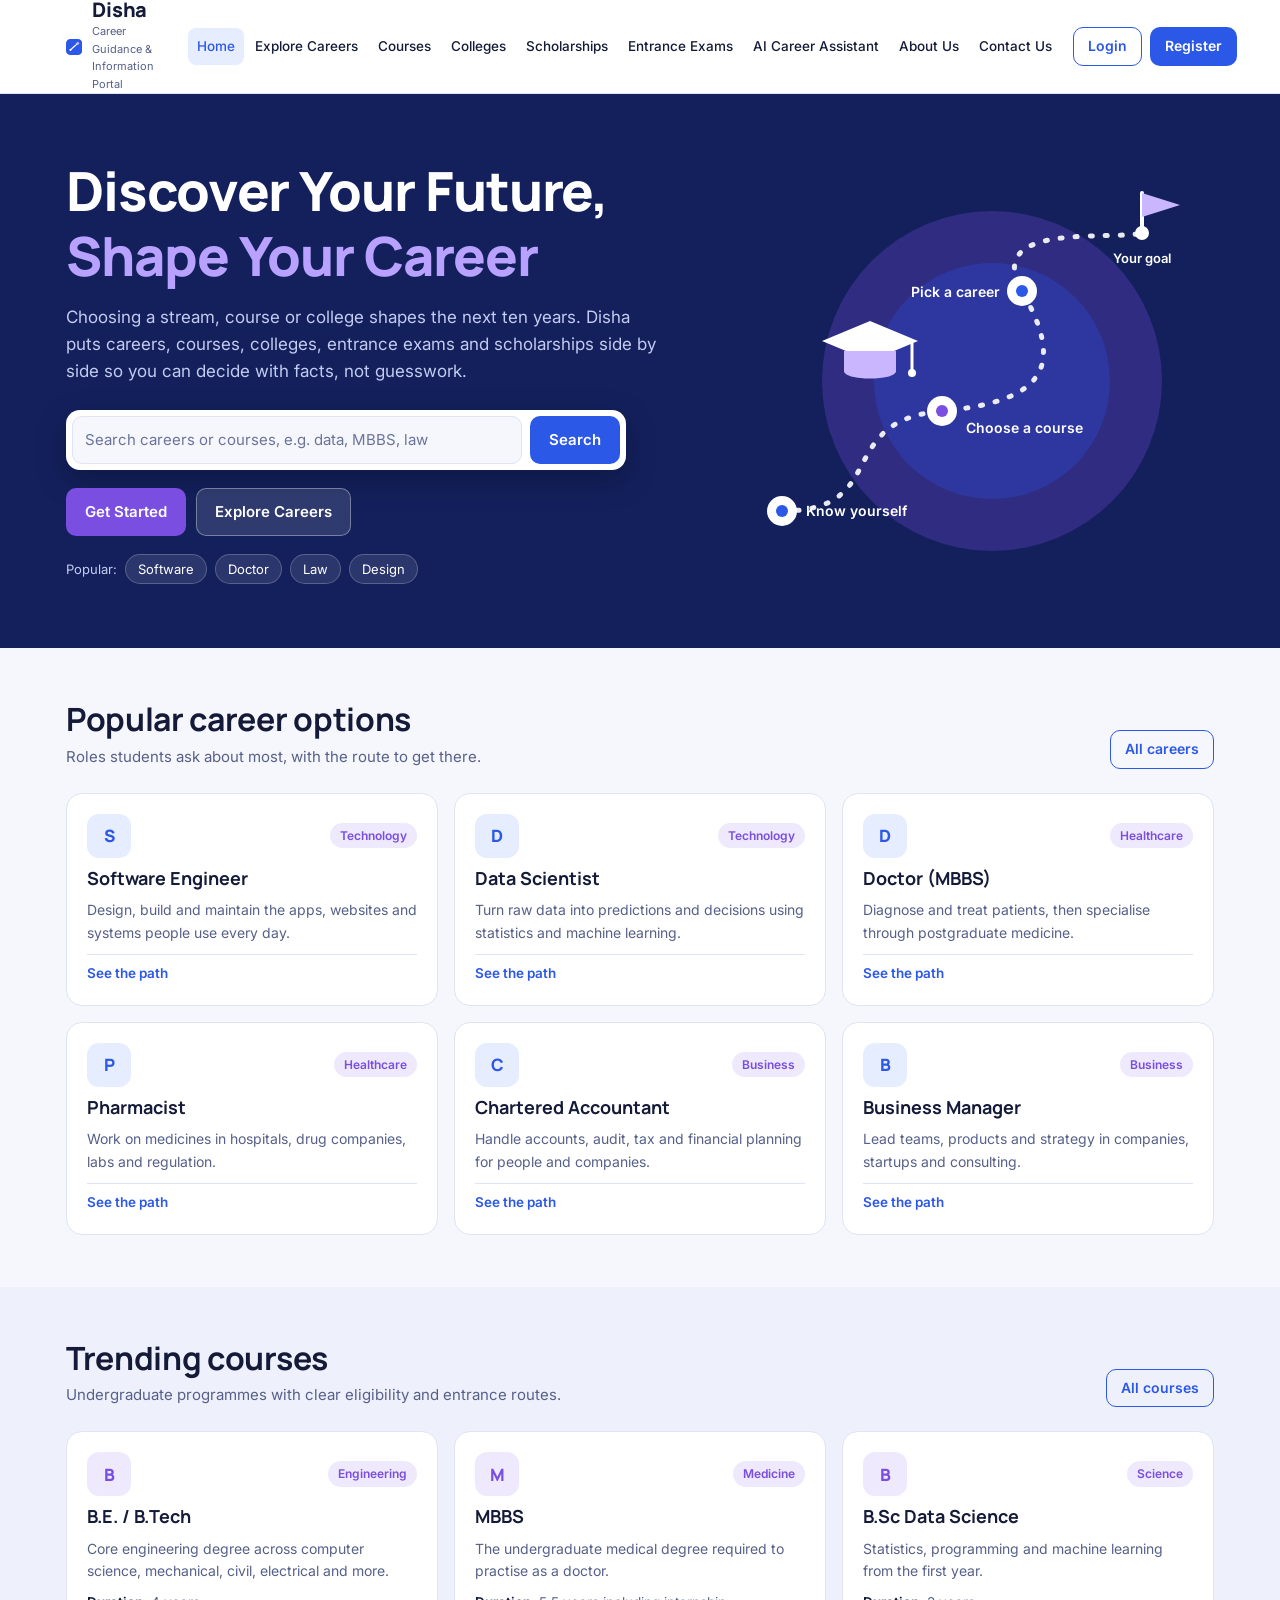
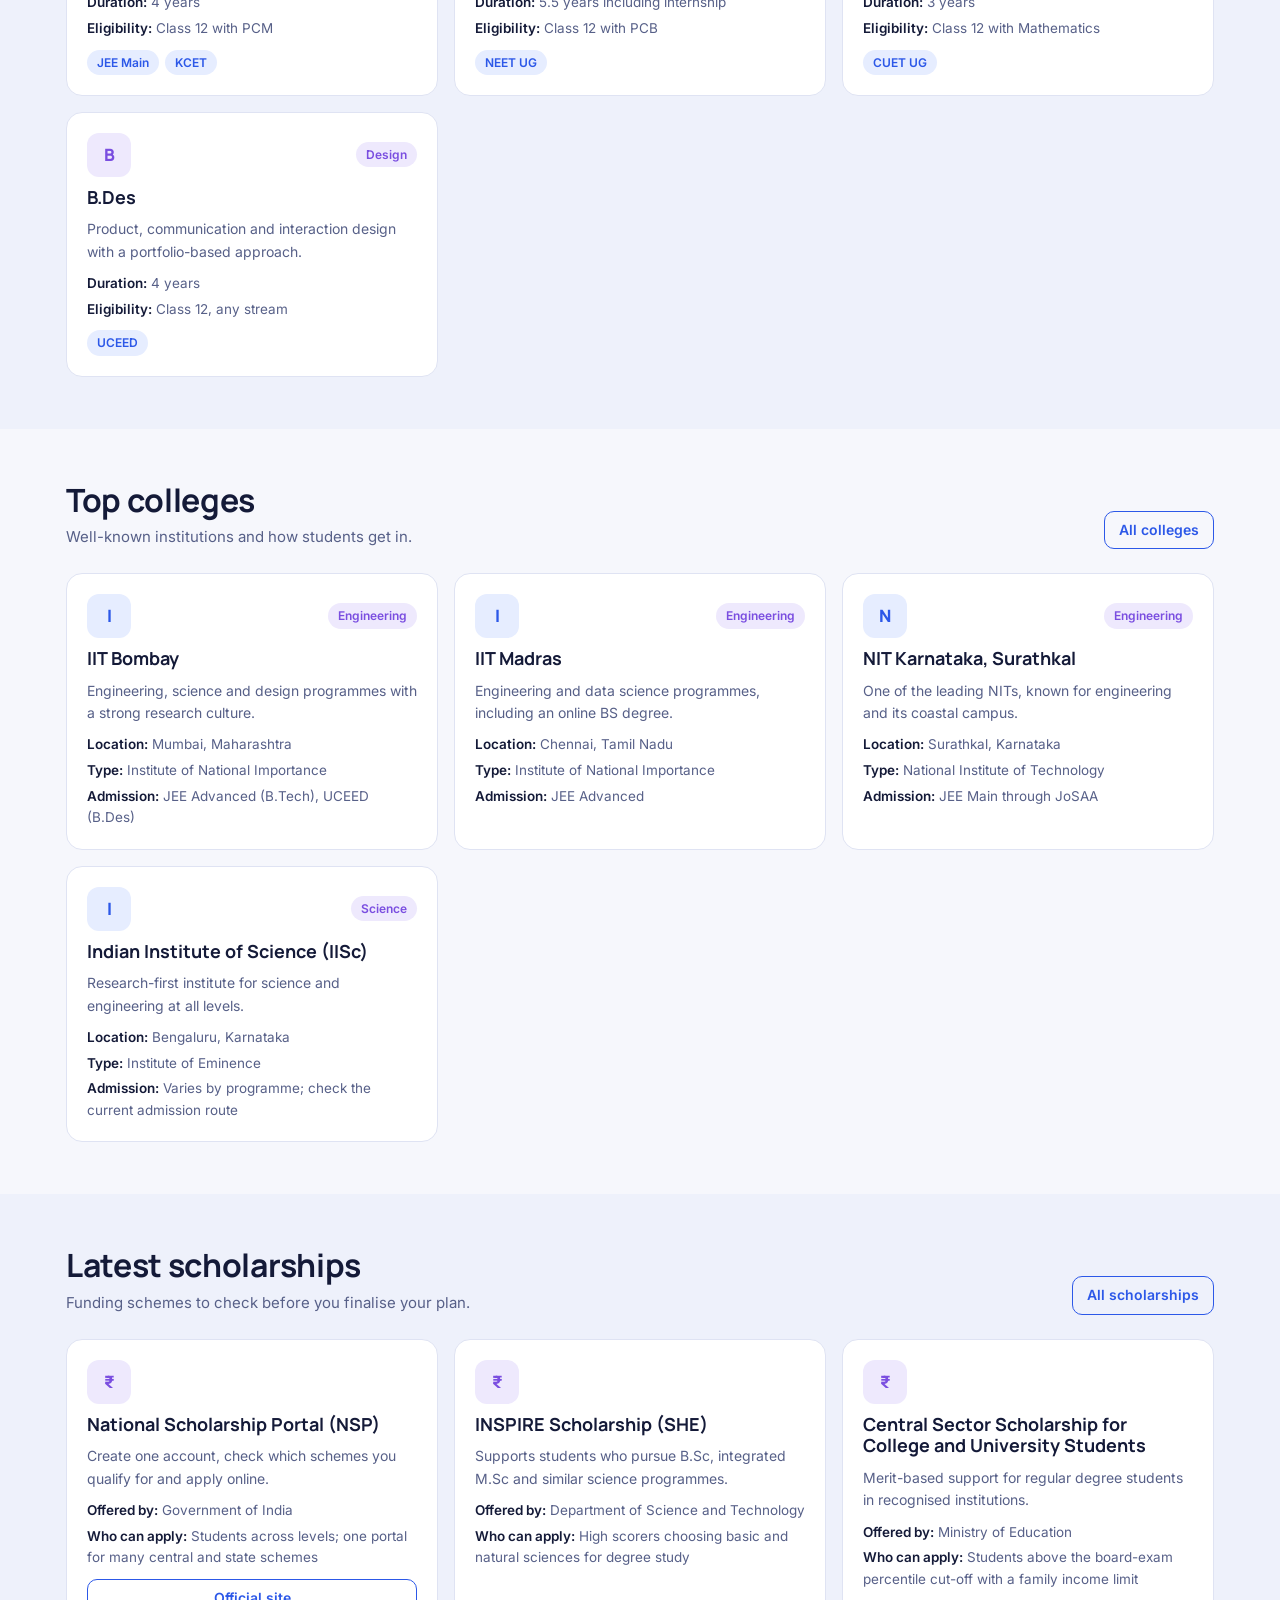
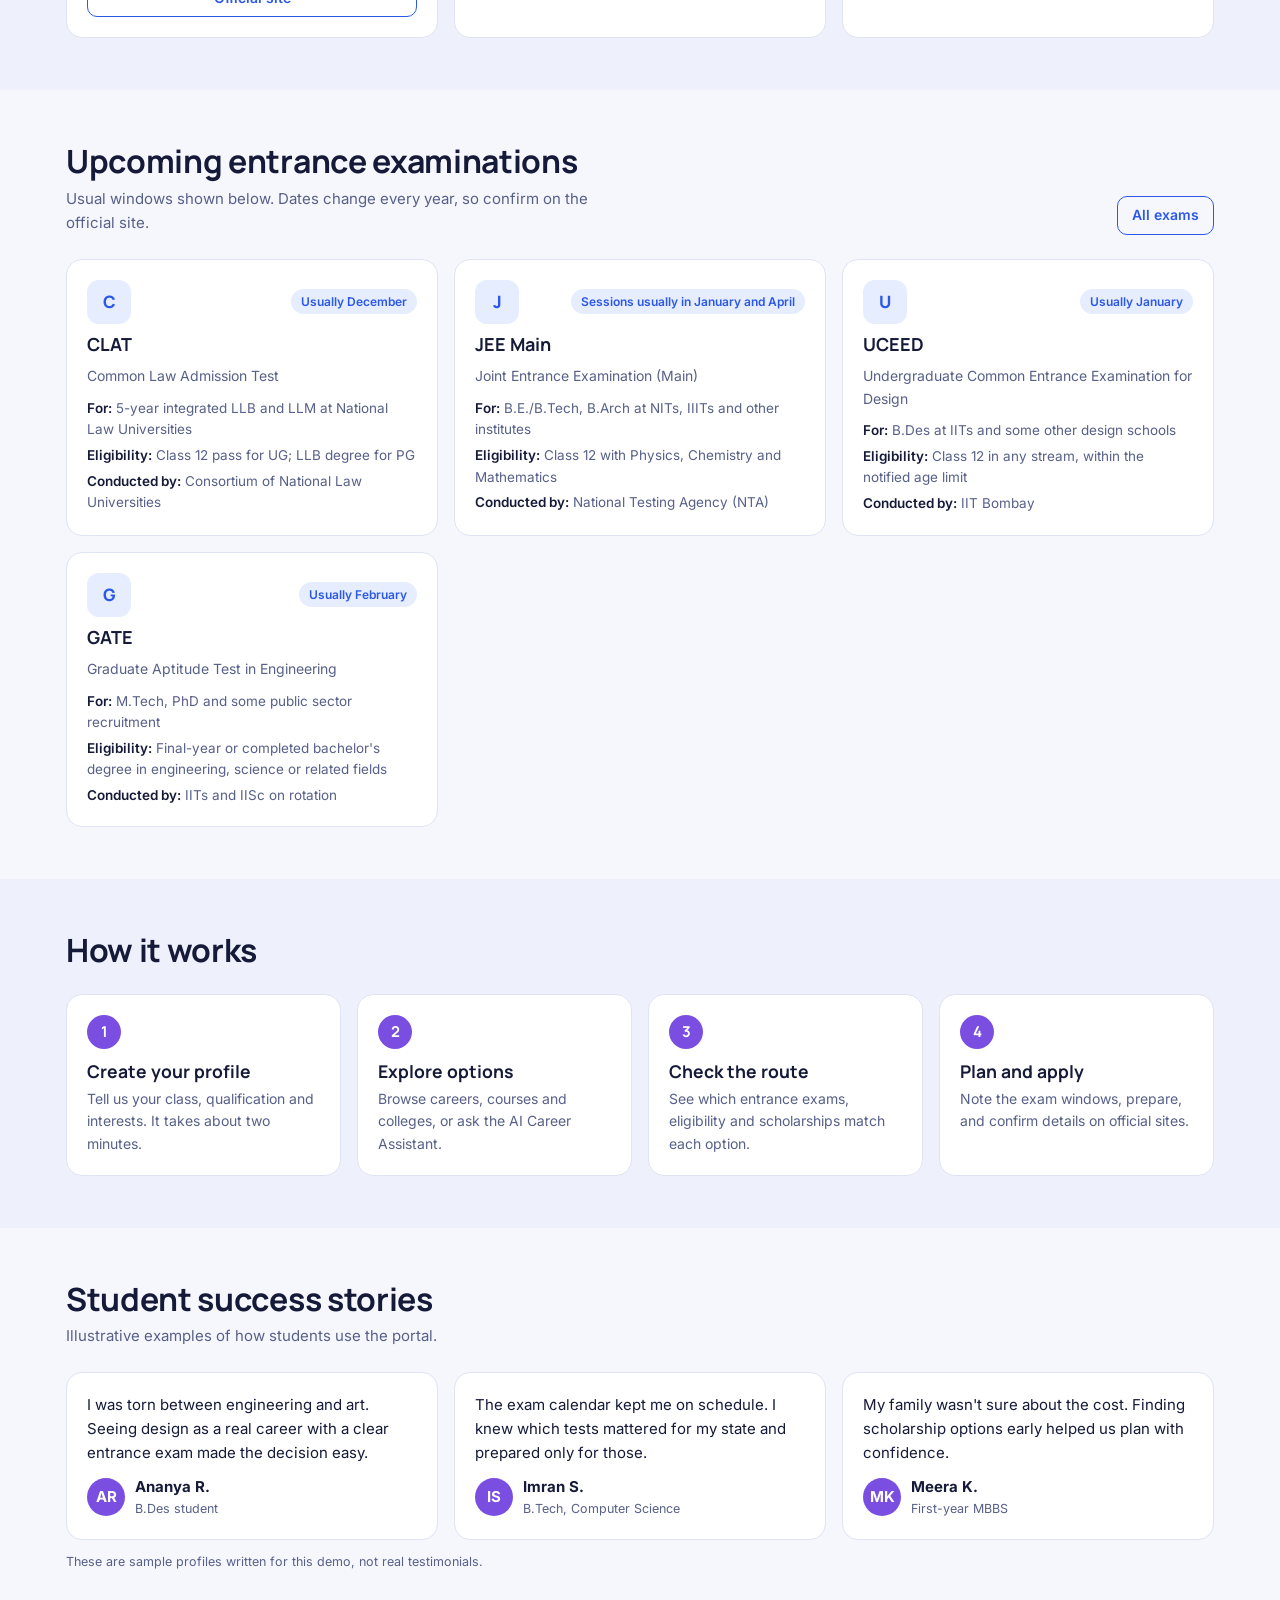
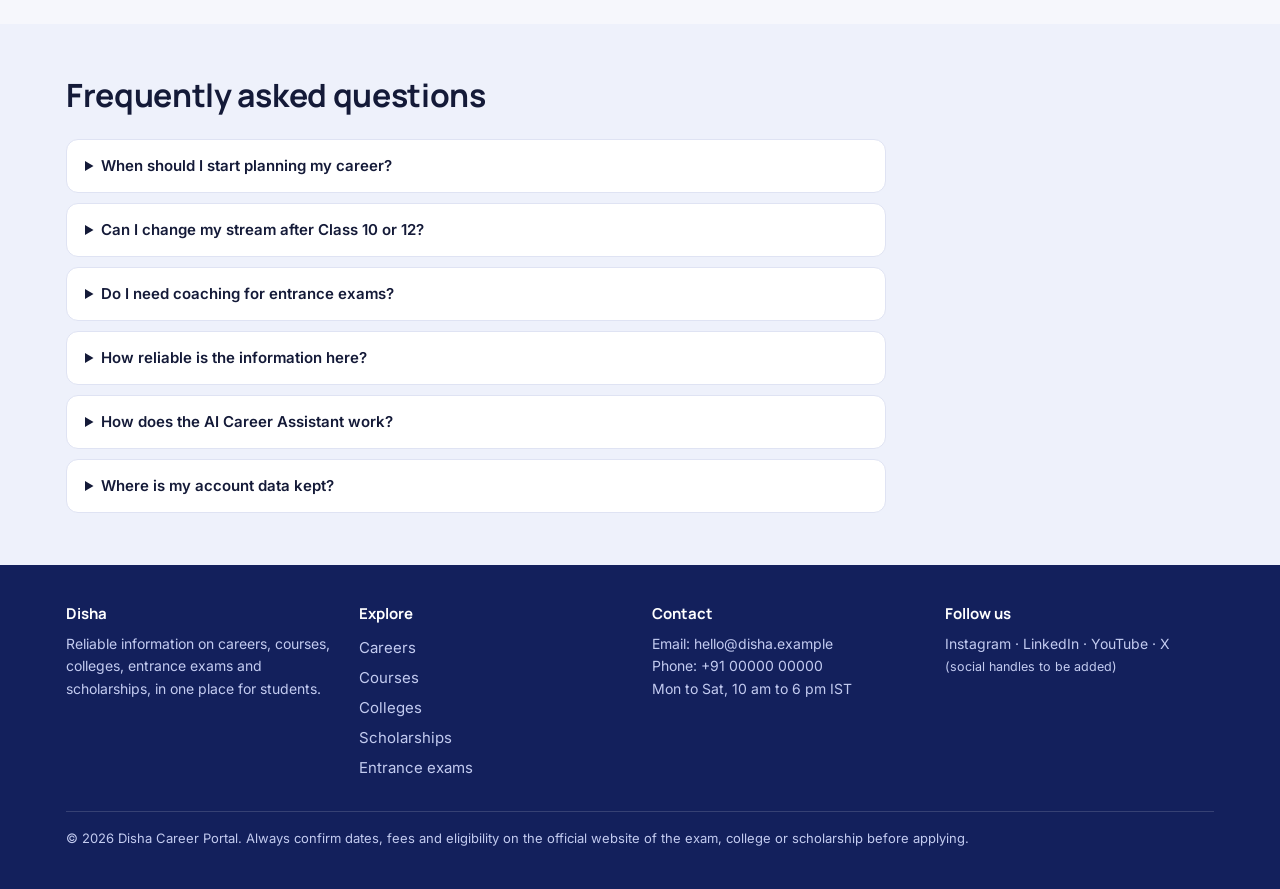
<file: public/assets/aistudio/Disha_Career_Portal_ea10ff61.html>
<!doctype html><html><head><meta charset=utf8><meta name=viewport content="width=device-width,initial-scale=1,viewport-fit=cover"><style>:root{color-scheme:light;box-sizing:border-box;padding-top:env(safe-area-inset-top,0px);padding-bottom:env(safe-area-inset-bottom,0px)}html{scroll-padding-top:env(safe-area-inset-top,0px)}body{margin:0;padding:0;font:14px -apple-system,BlinkMacSystemFont,sans-serif;background:#fff;color:#000}img{max-width:100%}[hidden]:not([hidden=until-found i]){display:none!important}</style></head><body>
<title>Disha Career Portal</title>
<meta name="claude:viewport-fit-sides" content="cover">
<link rel="stylesheet" href="https://fonts.googleapis.com/css2?family=Inter:wght@400;500;600&family=Manrope:wght@600;700;800&display=swap">
<style>
/* Layout: sticky top bar, dark-navy hero with a path illustration, then alternating content bands; one hash-routed view at a time. */
:root{
  --bg:#f6f7fc; --surface:#ffffff; --surface2:#eef1fb; --fg:#141a38; --muted:#576088; --line:#dfe3f3;
  --blue:#2c58e8; --blue-ink:#ffffff; --blue-soft:#e6edff; --purple:#7a4ee0; --purple-soft:#eee9fd;
  --hero:#13205c; --hero-fg:#ffffff; --hero-muted:#c3cbf0; --ok:#12805c; --err:#b42318; --shadow:0 6px 24px rgba(30,45,120,.08);
  --f-head:'Manrope',system-ui,sans-serif; --f-body:'Inter',system-ui,sans-serif;
}
@media (prefers-color-scheme:dark){:root:not([data-theme="light"]){
  --bg:#0e1124; --surface:#171b36; --surface2:#1d2244; --fg:#eceffd; --muted:#a6aed3; --line:#2b3158;
  --blue:#86a0ff; --blue-ink:#0e1124; --blue-soft:#202a58; --purple:#b093ff; --purple-soft:#2a2352;
  --hero:#0a0f35; --hero-fg:#ffffff; --hero-muted:#b5bee9; --ok:#4ccf9e; --err:#ff8a7a; --shadow:0 6px 24px rgba(0,0,0,.35); color-scheme:dark}}
:root[data-theme="dark"]{
  --bg:#0e1124; --surface:#171b36; --surface2:#1d2244; --fg:#eceffd; --muted:#a6aed3; --line:#2b3158;
  --blue:#86a0ff; --blue-ink:#0e1124; --blue-soft:#202a58; --purple:#b093ff; --purple-soft:#2a2352;
  --hero:#0a0f35; --hero-fg:#ffffff; --hero-muted:#b5bee9; --ok:#4ccf9e; --err:#ff8a7a; --shadow:0 6px 24px rgba(0,0,0,.35); color-scheme:dark}
*{box-sizing:border-box}
body{background:var(--bg);color:var(--fg);font:15px/1.6 var(--f-body);min-height:100vh}
body::before{content:"";position:fixed;inset:0 0 auto;height:env(safe-area-inset-top,0px);background:var(--surface);z-index:30}
h1,h2,h3,h4{font-family:var(--f-head);line-height:1.2;margin:0;text-wrap:balance}
p{margin:0}
a{color:var(--blue)}
.wrap{max-width:1180px;margin-inline:auto;padding-left:max(16px,env(safe-area-inset-left,0px));padding-right:max(16px,env(safe-area-inset-right,0px))}
:focus-visible{outline:3px solid var(--purple);outline-offset:2px;border-radius:6px}
button{font:inherit;cursor:pointer}
/* top bar */
.top{position:sticky;top:env(safe-area-inset-top,0px);z-index:20;background:var(--surface);border-bottom:1px solid var(--line)}
.bar{display:flex;align-items:center;justify-content:space-between;gap:12px;min-height:64px}
.brand{display:flex;align-items:center;gap:10px;text-decoration:none;color:var(--fg)}
.brand b{font:800 20px var(--f-head);letter-spacing:-.01em;display:block;line-height:1}
.brand small{display:block;color:var(--muted);font-size:11px;margin-top:3px}
.menu-btn{background:none;border:1px solid var(--line);color:var(--fg);border-radius:10px;width:44px;height:44px;display:grid;place-items:center}
nav{display:none;position:absolute;left:0;right:0;top:100%;background:var(--surface);border-bottom:1px solid var(--line);padding:8px max(16px,env(safe-area-inset-left,0px)) 16px;flex-direction:column;gap:2px;max-height:calc(100vh - 80px);overflow-y:auto}
nav.open{display:flex}
nav a.lnk{padding:11px 10px;border-radius:8px;text-decoration:none;color:var(--fg);font-weight:500}
nav a.lnk:hover{background:var(--surface2)}
nav a.lnk.on{color:var(--blue);background:var(--blue-soft)}
.auth{display:flex;gap:8px;flex-wrap:wrap;margin-top:10px}
@media (min-width:1240px){
  .menu-btn{display:none}
  nav{display:flex;position:static;flex-direction:row;align-items:center;border:0;padding:0;gap:2px;max-height:none;overflow:visible}
  nav a.lnk{padding:8px 9px;font-size:13.5px;white-space:nowrap}
  .auth{margin:0 0 0 10px;flex-wrap:nowrap}
}
/* buttons */
.btn{display:inline-flex;align-items:center;justify-content:center;gap:8px;border-radius:10px;padding:11px 18px;font-weight:600;text-decoration:none;border:1.5px solid transparent;transition:transform .15s,box-shadow .15s,background .15s;min-height:44px}
.btn:hover{transform:translateY(-1px)}
.btn.primary{background:var(--blue);color:var(--blue-ink)}
.btn.primary:hover{box-shadow:0 6px 16px rgba(44,88,232,.35)}
.btn.ghost{background:transparent;color:var(--blue);border-color:var(--blue)}
.btn.plain{background:var(--surface2);color:var(--fg)}
.btn.sm{padding:7px 14px;min-height:38px;font-size:14px}
.btn.onhero{background:rgba(255,255,255,.12);color:#fff;border-color:rgba(255,255,255,.35)}
.btn.purple{background:var(--purple);color:#fff}
/* hero */
.hero{background:var(--hero);color:var(--hero-fg);overflow:hidden}
.hero .wrap{display:grid;gap:28px;grid-template-columns:1fr;align-items:center;padding-block:44px}
@media (min-width:900px){.hero .wrap{grid-template-columns:1.1fr .9fr;padding-block:64px}}
.hero h1{font-size:clamp(32px,5.2vw,54px);font-weight:800;letter-spacing:-.02em}
.hero h1 em{font-style:normal;color:#b9a2ff}
.hero p.lead{color:var(--hero-muted);font-size:17px;margin-top:16px;max-width:54ch}
.search{display:flex;gap:8px;margin-top:24px;background:#fff;border-radius:14px;padding:6px;max-width:560px;box-shadow:0 10px 30px rgba(0,0,0,.25)}
.search input{flex:1;min-width:0;border:0;background:transparent;font:inherit;padding:10px 12px;color:#141a38;outline:none}
.search input::placeholder{color:#6b7399}
.search .btn{background:#2c58e8;color:#fff}
.hero-cta{display:flex;gap:10px;flex-wrap:wrap;margin-top:18px}
.quick{margin-top:18px;color:var(--hero-muted);font-size:13px;display:flex;gap:8px;flex-wrap:wrap;align-items:center}
.quick button{background:rgba(255,255,255,.1);color:#fff;border:1px solid rgba(255,255,255,.22);border-radius:99px;padding:4px 12px;font-size:13px}
.quick button:hover{background:rgba(255,255,255,.2)}
.ill{width:100%;height:auto;max-width:480px;justify-self:center}
@keyframes rise{from{opacity:0;transform:translateY(10px)}to{opacity:1;transform:none}}
.hero .wrap>*{animation:rise .6s ease both}
.hero .wrap>*:nth-child(2){animation-delay:.12s}
@media (prefers-reduced-motion:reduce){.hero .wrap>*{animation:none}.btn,.card{transition:none}}
/* sections */
.band{padding-block:52px}
.band.alt{background:var(--surface2)}
.sec-head{display:flex;justify-content:space-between;align-items:end;gap:12px;flex-wrap:wrap;margin-bottom:24px}
.sec-head h2{font-size:clamp(24px,3.4vw,32px);letter-spacing:-.01em}
.sec-head p{color:var(--muted);margin-top:6px;max-width:60ch}
.grid{display:grid;gap:16px;grid-template-columns:repeat(auto-fill,minmax(min(100%,280px),1fr))}
.card{background:var(--surface);border:1px solid var(--line);border-radius:16px;padding:20px;display:flex;flex-direction:column;gap:10px;min-width:0;transition:transform .2s,box-shadow .2s}
.card:hover{transform:translateY(-3px);box-shadow:var(--shadow)}
.card h3{font-size:18px}
.card p.sub{color:var(--muted);font-size:14px}
.tile{width:44px;height:44px;border-radius:12px;display:grid;place-items:center;font:800 17px var(--f-head);background:var(--blue-soft);color:var(--blue)}
.tile.p{background:var(--purple-soft);color:var(--purple)}
.row{display:flex;gap:10px;align-items:center;justify-content:space-between}
.pill{display:inline-block;font-size:12px;font-weight:600;padding:3px 10px;border-radius:99px;background:var(--purple-soft);color:var(--purple);white-space:nowrap}
.pill.b{background:var(--blue-soft);color:var(--blue)}
.chips{display:flex;gap:6px;flex-wrap:wrap}
.meta{display:grid;gap:4px;font-size:13.5px;color:var(--muted)}
.meta b{color:var(--fg);font-weight:600}
details.more{border-top:1px solid var(--line);padding-top:8px;font-size:13.5px}
details.more summary{cursor:pointer;color:var(--blue);font-weight:600;list-style:none}
details.more summary::-webkit-details-marker{display:none}
details.more[open] summary{margin-bottom:6px}
.steps{display:grid;gap:16px;grid-template-columns:repeat(auto-fit,minmax(min(100%,230px),1fr));counter-reset:s}
.step{background:var(--surface);border:1px solid var(--line);border-radius:16px;padding:20px;position:relative}
.step .n{width:34px;height:34px;border-radius:50%;background:var(--purple);color:#fff;display:grid;place-items:center;font:700 15px var(--f-head);margin-bottom:12px}
.step p{color:var(--muted);font-size:14px;margin-top:6px}
.story q{quotes:none;font-size:15px}
.story .who{display:flex;gap:10px;align-items:center;margin-top:auto}
.who .av{width:38px;height:38px;border-radius:50%;background:var(--purple);color:#fff;display:grid;place-items:center;font-weight:700}
.who small{color:var(--muted);display:block}
.note{font-size:12.5px;color:var(--muted)}
.faq{display:grid;gap:10px;max-width:820px}
.faq details{background:var(--surface);border:1px solid var(--line);border-radius:12px;padding:14px 18px}
.faq summary{font-weight:600;cursor:pointer}
.faq details p{color:var(--muted);margin-top:8px}
/* list pages */
.page-head{background:var(--hero);color:#fff;padding-block:36px}
.page-head h1{font-size:clamp(26px,4vw,38px)}
.page-head p{color:var(--hero-muted);margin-top:8px;max-width:62ch}
.tools{display:flex;gap:12px;flex-wrap:wrap;align-items:center;margin-bottom:22px}
.tools input[type=search]{flex:1 1 240px;min-width:0}
.chipbtn{border:1px solid var(--line);background:var(--surface);color:var(--fg);border-radius:99px;padding:6px 14px;font-size:13.5px}
.chipbtn[aria-pressed=true]{background:var(--blue);color:var(--blue-ink);border-color:var(--blue)}
.empty{padding:30px;text-align:center;color:var(--muted);background:var(--surface);border:1px dashed var(--line);border-radius:14px}
/* forms */
.formcard{background:var(--surface);border:1px solid var(--line);border-radius:18px;padding:26px;box-shadow:var(--shadow);max-width:560px;margin-inline:auto}
.formcard.wide{max-width:none;margin:0}
.formcard h1,.formcard h2{font-size:26px;margin-bottom:6px}
.field{display:grid;gap:6px;margin-top:14px}
.field label,.field .lab{font-weight:600;font-size:14px}
input[type=text],input[type=email],input[type=password],input[type=number],input[type=search],select,textarea{width:100%;font:inherit;color:var(--fg);background:var(--bg);border:1.5px solid var(--line);border-radius:10px;padding:11px 12px;min-height:44px}
textarea{min-height:110px;resize:vertical}
input:focus,select:focus,textarea:focus{border-color:var(--blue)}
.two{display:grid;gap:14px;grid-template-columns:1fr}
@media (min-width:560px){.two{grid-template-columns:1fr 1fr}}
.msg{margin-top:14px;padding:10px 12px;border-radius:10px;font-size:14px}
.msg.err{background:color-mix(in srgb,var(--err) 12%,transparent);color:var(--err)}
.msg.ok{background:color-mix(in srgb,var(--ok) 12%,transparent);color:var(--ok)}
.formcard .alt{margin-top:16px;font-size:14px;color:var(--muted)}
.authwrap{padding-block:40px}
.profile{display:grid;gap:20px;grid-template-columns:1fr}
@media (min-width:900px){.profile{grid-template-columns:300px 1fr}}
.avatar{width:72px;height:72px;border-radius:50%;background:var(--purple);color:#fff;display:grid;place-items:center;font:800 28px var(--f-head)}
/* assistant */
.chat{display:grid;gap:16px;grid-template-columns:1fr}
@media (min-width:900px){.chat{grid-template-columns:1fr 300px}}
.log{background:var(--surface);border:1px solid var(--line);border-radius:16px;padding:16px;height:440px;overflow-y:auto;display:flex;flex-direction:column;gap:12px}
.bub{max-width:88%;padding:10px 14px;border-radius:14px;font-size:14.5px;overflow-wrap:anywhere}
.bub.bot{background:var(--surface2);align-self:flex-start;border-bottom-left-radius:4px}
.bub.me{background:var(--blue);color:var(--blue-ink);align-self:flex-end;border-bottom-right-radius:4px}
.bub ul{margin:6px 0 0;padding-left:18px}
.chatform{display:flex;gap:8px;margin-top:12px}
.chatform input{flex:1;min-width:0}
/* footer */
footer{background:var(--hero);color:var(--hero-muted);padding-block:40px;margin-top:0}
footer .cols{display:grid;gap:24px;grid-template-columns:repeat(auto-fit,minmax(min(100%,200px),1fr))}
footer h4{color:#fff;font-size:15px;margin-bottom:10px}
footer a{color:var(--hero-muted);text-decoration:none;display:block;padding:3px 0}
footer a:hover{color:#fff}
footer .legal{border-top:1px solid rgba(255,255,255,.15);margin-top:28px;padding-top:16px;font-size:13px}
.toast{position:fixed;left:50%;bottom:calc(24px + env(safe-area-inset-bottom,0px));transform:translateX(-50%) translateY(20px);background:var(--fg);color:var(--bg);padding:10px 18px;border-radius:10px;font-size:14px;opacity:0;pointer-events:none;transition:.25s;z-index:40;max-width:90vw}
.toast.show{opacity:1;transform:translateX(-50%)}
.two-col{display:grid;gap:20px;grid-template-columns:1fr}
@media (min-width:860px){.two-col{grid-template-columns:1fr 1fr}}
</style>

<header class="top">
  <div class="wrap bar">
    <a class="brand" href="#home" aria-label="Disha home">
      <svg width="38" height="38" viewBox="0 0 40 40" aria-hidden="true"><rect width="40" height="40" rx="11" fill="var(--blue)"/><path d="M11 27c4-1 5-6 9-8s6-6 9-8" stroke="var(--blue-ink)" stroke-width="3" fill="none" stroke-linecap="round"/><circle cx="29" cy="11" r="3.4" fill="#c9b6ff"/><circle cx="11" cy="27" r="2.6" fill="var(--blue-ink)"/></svg>
      <span><b>Disha</b><small>Career Guidance &amp; Information Portal</small></span>
    </a>
    <button class="menu-btn" id="menuBtn" aria-label="Open menu" aria-expanded="false" aria-controls="nav">
      <svg width="22" height="22" viewBox="0 0 24 24" fill="none" stroke="currentColor" stroke-width="2" stroke-linecap="round"><path d="M4 7h16M4 12h16M4 17h16"/></svg>
    </button>
    <nav id="nav" aria-label="Main">
      <a class="lnk" href="#home" data-r="home">Home</a>
      <a class="lnk" href="#careers" data-r="careers">Explore Careers</a>
      <a class="lnk" href="#courses" data-r="courses">Courses</a>
      <a class="lnk" href="#colleges" data-r="colleges">Colleges</a>
      <a class="lnk" href="#scholarships" data-r="scholarships">Scholarships</a>
      <a class="lnk" href="#exams" data-r="exams">Entrance Exams</a>
      <a class="lnk" href="#assistant" data-r="assistant">AI Career Assistant</a>
      <a class="lnk" href="#about" data-r="about">About Us</a>
      <a class="lnk" href="#contact" data-r="contact">Contact Us</a>
      <div class="auth" id="authBox"></div>
    </nav>
  </div>
</header>

<main id="app"></main>

<footer>
  <div class="wrap">
    <div class="cols">
      <div>
        <h4>Disha</h4>
        <p style="font-size:14px">Reliable information on careers, courses, colleges, entrance exams and scholarships, in one place for students.</p>
      </div>
      <div>
        <h4>Explore</h4>
        <a href="#careers">Careers</a><a href="#courses">Courses</a><a href="#colleges">Colleges</a><a href="#scholarships">Scholarships</a><a href="#exams">Entrance exams</a>
      </div>
      <div>
        <h4>Contact</h4>
        <p style="font-size:14px">Email: hello@disha.example<br>Phone: +91 00000 00000<br>Mon to Sat, 10 am to 6 pm IST</p>
      </div>
      <div>
        <h4>Follow us</h4>
        <p style="font-size:14px">Instagram · LinkedIn · YouTube · X<br><span style="font-size:12.5px">(social handles to be added)</span></p>
      </div>
    </div>
    <div class="legal">© 2026 Disha Career Portal. Always confirm dates, fees and eligibility on the official website of the exam, college or scholarship before applying.</div>
  </div>
</footer>
<div class="toast" id="toast" role="status" aria-live="polite"></div>

<script>
(function(){
'use strict';
/* ---------- tiny helpers ---------- */
var mem={};
var store={
  get:function(k,d){try{var v=localStorage.getItem(k);if(v!==null)return JSON.parse(v)}catch(e){} return (k in mem)?mem[k]:d},
  set:function(k,v){mem[k]=v;try{localStorage.setItem(k,JSON.stringify(v))}catch(e){}}
};
function esc(s){return String(s==null?'':s).replace(/[&<>"']/g,function(c){return {'&':'&amp;','<':'&lt;','>':'&gt;','"':'&quot;',"'":'&#39;'}[c]})}
var $=function(s,r){return (r||document).querySelector(s)};
var $$=function(s,r){return Array.prototype.slice.call((r||document).querySelectorAll(s))};
function toast(t){var el=$('#toast');el.textContent=t;el.classList.add('show');clearTimeout(toast._t);toast._t=setTimeout(function(){el.classList.remove('show')},2600)}
function initials(n){return String(n||'?').trim().split(/\s+/).slice(0,2).map(function(w){return w[0]}).join('').toUpperCase()}
function pw(){return 'sha'}

/* ---------- data ---------- */
var INTERESTS=['Technology & Coding','Medicine & Health','Business & Finance','Design & Creativity','Law & Public Service','Science & Research','Teaching','Engineering','Defence & Services'];
var QUALS=['Class 10 (Secondary)','Class 12: Science (PCM)','Class 12: Science (PCB)','Class 12: Commerce','Class 12: Arts / Humanities','Diploma',"Bachelor's degree","Master's degree"];

var EXAMS=[
 {id:'jee-main',name:'JEE Main',full:'Joint Entrance Examination (Main)',for:'B.E./B.Tech, B.Arch at NITs, IIITs and other institutes',body:'National Testing Agency (NTA)',win:'Sessions usually in January and April',elig:'Class 12 with Physics, Chemistry and Mathematics'},
 {id:'neet',name:'NEET UG',full:'National Eligibility cum Entrance Test (UG)',for:'MBBS, BDS, AYUSH and allied courses',body:'National Testing Agency (NTA)',win:'Usually May',elig:'Class 12 with Physics, Chemistry and Biology'},
 {id:'cuet',name:'CUET UG',full:'Common University Entrance Test (UG)',for:'Undergraduate programmes in central and many other universities',body:'National Testing Agency (NTA)',win:'Usually May to June',elig:'Class 12 pass or appearing; subjects depend on the course'},
 {id:'kcet',name:'KCET',full:'Karnataka Common Entrance Test',for:'Engineering, pharmacy, agriculture and other seats in Karnataka',body:'Karnataka Examinations Authority (KEA)',win:'Usually April',elig:'Class 12 (2nd PUC) with the required subjects; Karnataka domicile rules apply'},
 {id:'clat',name:'CLAT',full:'Common Law Admission Test',for:'5-year integrated LLB and LLM at National Law Universities',body:'Consortium of National Law Universities',win:'Usually December',elig:'Class 12 pass for UG; LLB degree for PG'},
 {id:'cat',name:'CAT',full:'Common Admission Test',for:'MBA/PGDM at IIMs and many other business schools',body:'Conducted by the IIMs on rotation',win:'Usually November',elig:'Bachelor\'s degree with the minimum marks required by the institute'},
 {id:'gate',name:'GATE',full:'Graduate Aptitude Test in Engineering',for:'M.Tech, PhD and some public sector recruitment',body:'IITs and IISc on rotation',win:'Usually February',elig:'Final-year or completed bachelor\'s degree in engineering, science or related fields'},
 {id:'nda',name:'NDA',full:'National Defence Academy Examination',for:'Entry to the Army, Navy and Air Force wings after Class 12',body:'Union Public Service Commission (UPSC)',win:'Twice a year, usually April and September',elig:'Unmarried candidates in the notified age range; Class 12 (PCM for Air Force and Navy)'},
 {id:'uceed',name:'UCEED',full:'Undergraduate Common Entrance Examination for Design',for:'B.Des at IITs and some other design schools',body:'IIT Bombay',win:'Usually January',elig:'Class 12 in any stream, within the notified age limit'},
 {id:'upsc',name:'UPSC CSE',full:'Civil Services Examination',for:'IAS, IPS, IFS and other central services',body:'Union Public Service Commission (UPSC)',win:'Prelims usually May to June',elig:'Bachelor\'s degree in any discipline and within the notified age limits'}
];
function exam(id){for(var i=0;i<EXAMS.length;i++)if(EXAMS[i].id===id)return EXAMS[i];return null}

var CAREERS=[
 {name:'Software Engineer',field:'Technology',blurb:'Design, build and maintain the apps, websites and systems people use every day.',path:'Class 12 (PCM) → B.E./B.Tech in CS or BCA → optional M.Tech/MCA',skills:['Programming','Problem solving','Teamwork'],exams:['jee-main','kcet','cuet'],interests:['Technology & Coding','Engineering'],kw:['coding','program','software','computer','developer','website','tech']},
 {name:'Data Scientist',field:'Technology',blurb:'Turn raw data into predictions and decisions using statistics and machine learning.',path:'B.Sc/B.Tech in CS, Maths or Statistics → data science courses → M.Sc/M.Tech optional',skills:['Statistics','Python','Storytelling'],exams:['cuet','jee-main','gate'],interests:['Technology & Coding','Science & Research','Business & Finance'],kw:['data','statistic','analytics','maths','math','machine','learning']},
 {name:'Doctor (MBBS)',field:'Healthcare',blurb:'Diagnose and treat patients, then specialise through postgraduate medicine.',path:'Class 12 (PCB) → NEET UG → MBBS with internship → MD/MS',skills:['Empathy','Biology','Stamina'],exams:['neet'],interests:['Medicine & Health','Science & Research'],kw:['doctor','medicine','mbbs','hospital','patient','biology','health']},
 {name:'Pharmacist',field:'Healthcare',blurb:'Work on medicines in hospitals, drug companies, labs and regulation.',path:'Class 12 (PCB/PCM) → B.Pharm → M.Pharm or Pharm.D',skills:['Chemistry','Accuracy','Communication'],exams:['kcet'],interests:['Medicine & Health','Science & Research'],kw:['pharma','pharmacy','drug','chemistry','medicines']},
 {name:'Chartered Accountant',field:'Business',blurb:'Handle accounts, audit, tax and financial planning for people and companies.',path:'Class 12 (any stream, commerce helps) → CA Foundation → Intermediate → Final with articleship',skills:['Numeracy','Ethics','Persistence'],exams:[],interests:['Business & Finance'],kw:['account','audit','tax','finance','commerce','money','bank']},
 {name:'Business Manager',field:'Business',blurb:'Lead teams, products and strategy in companies, startups and consulting.',path:'Any bachelor\'s degree or BBA → CAT or other MBA tests → MBA/PGDM',skills:['Leadership','Analysis','Communication'],exams:['cat','cuet'],interests:['Business & Finance'],kw:['business','manage','mba','startup','marketing','entrepreneur','sales']},
 {name:'UI/UX Designer',field:'Creative',blurb:'Shape how apps and products look and feel, grounded in how people use them.',path:'Class 12 (any stream) → B.Des or any degree plus portfolio → design courses',skills:['Visual sense','Empathy','Prototyping'],exams:['uceed'],interests:['Design & Creativity','Technology & Coding'],kw:['design','draw','creative','art','ux','sketch','animation']},
 {name:'Lawyer',field:'Law & Government',blurb:'Advise clients, argue cases and work in courts, firms or companies.',path:'Class 12 (any stream) → CLAT → 5-year integrated LLB → enrol with the Bar Council',skills:['Reading','Argument','Research'],exams:['clat'],interests:['Law & Public Service'],kw:['law','lawyer','court','legal','advocate','judge','debate']},
 {name:'Civil Services Officer',field:'Law & Government',blurb:'Serve in the IAS, IPS, IFS and other services that run public administration.',path:'Any bachelor\'s degree → UPSC CSE (prelims, mains, interview) → training',skills:['Reasoning','Writing','Patience'],exams:['upsc'],interests:['Law & Public Service'],kw:['ias','ips','civil','upsc','government','administration','public']},
 {name:'Teacher / Professor',field:'Education',blurb:'Teach in schools or colleges and shape the next generation of students.',path:'Bachelor\'s degree → B.Ed (schools) or Master\'s plus NET (colleges) → teaching eligibility tests',skills:['Patience','Subject depth','Communication'],exams:[],interests:['Teaching'],kw:['teach','teacher','professor','school','lecturer','education']},
 {name:'Civil / Mechanical Engineer',field:'Engineering',blurb:'Plan and build roads, buildings, machines and the systems around them.',path:'Class 12 (PCM) → JEE Main or state CET → B.E./B.Tech → GATE or jobs',skills:['Physics','Drawing','Site sense'],exams:['jee-main','kcet','gate'],interests:['Engineering'],kw:['engineer','mechanical','civil','machine','construction','electrical','building']},
 {name:'Research Scientist',field:'Science',blurb:'Investigate open questions in labs, universities and research institutes.',path:'B.Sc → M.Sc → PhD, with research fellowships such as CSIR-NET or GATE',skills:['Curiosity','Experiment design','Writing'],exams:['gate','cuet'],interests:['Science & Research'],kw:['research','scientist','physics','lab','space','isro','science']},
 {name:'Defence Officer',field:'Law & Government',blurb:'Lead in the Army, Navy or Air Force after training at the national academies.',path:'Class 12 → NDA (or CDS after graduation) → SSB interview → training',skills:['Fitness','Leadership','Discipline'],exams:['nda'],interests:['Defence & Services'],kw:['army','navy','air force','defence','nda','soldier','military','pilot']}
];
var FIELDS=['All','Technology','Healthcare','Business','Creative','Law & Government','Education','Engineering','Science'];

var COURSES=[
 {name:'B.E. / B.Tech',field:'Engineering',dur:'4 years',elig:'Class 12 with PCM',exams:['jee-main','kcet'],blurb:'Core engineering degree across computer science, mechanical, civil, electrical and more.'},
 {name:'MBBS',field:'Medicine',dur:'5.5 years including internship',elig:'Class 12 with PCB',exams:['neet'],blurb:'The undergraduate medical degree required to practise as a doctor.'},
 {name:'BCA',field:'Computing',dur:'3 years',elig:'Class 12, any stream (maths often preferred)',exams:['cuet'],blurb:'Programming, databases and software development with a computing focus.'},
 {name:'B.Sc Data Science',field:'Science',dur:'3 years',elig:'Class 12 with Mathematics',exams:['cuet'],blurb:'Statistics, programming and machine learning from the first year.'},
 {name:'B.Com',field:'Commerce',dur:'3 years',elig:'Class 12, commerce preferred',exams:['cuet'],blurb:'Accounting, taxation and economics; a base for CA, CS and MBA.'},
 {name:'BBA',field:'Management',dur:'3 years',elig:'Class 12, any stream',exams:['cuet'],blurb:'Business basics, marketing and operations; a direct route into management.'},
 {name:'B.Des',field:'Design',dur:'4 years',elig:'Class 12, any stream',exams:['uceed'],blurb:'Product, communication and interaction design with a portfolio-based approach.'},
 {name:'BA LLB (Hons)',field:'Law',dur:'5 years integrated',elig:'Class 12, any stream',exams:['clat'],blurb:'Arts and law combined, taught at National Law Universities and others.'},
 {name:'B.Pharm',field:'Medicine',dur:'4 years',elig:'Class 12 with PCB or PCM',exams:['kcet'],blurb:'Pharmaceutical sciences, drug formulation and healthcare practice.'},
 {name:'B.Ed',field:'Education',dur:'2 years after graduation',elig:'Bachelor\'s degree',exams:[],blurb:'Professional teaching degree for school-level careers.'}
];
var CFIELDS=['All','Engineering','Medicine','Computing','Science','Commerce','Management','Design','Law','Education'];

var COLLEGES=[
 {name:'IIT Bombay',city:'Mumbai, Maharashtra',field:'Engineering',type:'Institute of National Importance',via:'JEE Advanced (B.Tech), UCEED (B.Des)',blurb:'Engineering, science and design programmes with a strong research culture.'},
 {name:'IIT Madras',city:'Chennai, Tamil Nadu',field:'Engineering',type:'Institute of National Importance',via:'JEE Advanced',blurb:'Engineering and data science programmes, including an online BS degree.'},
 {name:'NIT Karnataka, Surathkal',city:'Surathkal, Karnataka',field:'Engineering',type:'National Institute of Technology',via:'JEE Main through JoSAA',blurb:'One of the leading NITs, known for engineering and its coastal campus.'},
 {name:'Indian Institute of Science (IISc)',city:'Bengaluru, Karnataka',field:'Science',type:'Institute of Eminence',via:'Varies by programme; check the current admission route',blurb:'Research-first institute for science and engineering at all levels.'},
 {name:'AIIMS New Delhi',city:'New Delhi, Delhi',field:'Medicine',type:'Institute of National Importance',via:'NEET UG',blurb:'Premier medical college, hospital and research institute.'},
 {name:'NLSIU',city:'Bengaluru, Karnataka',field:'Law',type:'National Law University',via:'CLAT',blurb:'India\'s first National Law University, offering integrated and postgraduate law degrees.'},
 {name:'IIM Bangalore',city:'Bengaluru, Karnataka',field:'Management',type:'Indian Institute of Management',via:'CAT, followed by interviews',blurb:'Management education from the MBA to doctoral programmes.'},
 {name:'National Institute of Design',city:'Ahmedabad, Gujarat',field:'Design',type:'Institute of National Importance',via:'NID DAT',blurb:'Design education in product, communication, textile and more.'},
 {name:'University of Delhi',city:'Delhi',field:'Multi-discipline',type:'Central University',via:'CUET UG',blurb:'Wide range of arts, commerce and science undergraduate programmes.'}
];
var KFIELDS=['All','Engineering','Science','Medicine','Law','Management','Design','Multi-discipline'];

var SCHOLARS=[
 {name:'National Scholarship Portal (NSP)',by:'Government of India',who:'Students across levels; one portal for many central and state schemes',blurb:'Create one account, check which schemes you qualify for and apply online.',link:'https://scholarships.gov.in'},
 {name:'INSPIRE Scholarship (SHE)',by:'Department of Science and Technology',who:'High scorers choosing basic and natural sciences for degree study',blurb:'Supports students who pursue B.Sc, integrated M.Sc and similar science programmes.'},
 {name:'Central Sector Scholarship for College and University Students',by:'Ministry of Education',who:'Students above the board-exam percentile cut-off with a family income limit',blurb:'Merit-based support for regular degree students in recognised institutions.'},
 {name:'Post-Matric Scholarships',by:'Central and state social justice departments',who:'Category-based eligibility (for example SC, ST, OBC, minorities) with income limits',blurb:'Helps with fees and maintenance after Class 10 for eligible students.'},
 {name:'AICTE Pragati Scholarship',by:'AICTE',who:'Girl students admitted to AICTE-approved degree or diploma programmes',blurb:'Supports women in technical education; check each year\'s notice for details.'},
 {name:'State scholarship portals',by:'Your state government',who:'Residents of the state, with rules that change by scheme',blurb:'Many states run their own portals (Karnataka has one for post-matric schemes). Search your state\'s official portal.'}
];

var STORIES=[
 {n:'Ananya R.',r:'B.Des student',q:'I was torn between engineering and art. Seeing design as a real career with a clear entrance exam made the decision easy.'},
 {n:'Imran S.',r:'B.Tech, Computer Science',q:'The exam calendar kept me on schedule. I knew which tests mattered for my state and prepared only for those.'},
 {n:'Meera K.',r:'First-year MBBS',q:'My family wasn\'t sure about the cost. Finding scholarship options early helped us plan with confidence.'}
];
var FAQS=[
 {q:'When should I start planning my career?',a:'Class 9 or 10 is a good time to explore interests. Your stream choice after Class 10 narrows options, so it helps to know what each stream leads to.'},
 {q:'Can I change my stream after Class 10 or 12?',a:'Often yes. Many degrees accept students from more than one stream, and bridge courses exist. Check the eligibility of the exact course you want.'},
 {q:'Do I need coaching for entrance exams?',a:'Not always. It depends on the exam and how you learn. Official syllabi, past papers and a steady plan matter more than any one method.'},
 {q:'How reliable is the information here?',a:'It is a starting guide. Exam dates, fees and eligibility change every year, so always confirm on the official website before you apply.'},
 {q:'How does the AI Career Assistant work?',a:'It matches the interests and subjects you describe against the careers, exams and scholarships listed on this site. It is rule-based guidance, not a replacement for a counsellor.'},
 {q:'Where is my account data kept?',a:'In this demo, your account and profile are stored only in your own browser, and no server receives them. Use a practice password, not one you use elsewhere.'}
];

/* ---------- auth (browser-only demo) ---------- */
function users(){return store.get('cgp_users',{})}
function me(){var e=store.get('cgp_session',null);if(!e)return null;return users()[e]||null}
function newSalt(){var a=new Uint8Array(8);try{crypto.getRandomValues(a)}catch(e){for(var i=0;i<8;i++)a[i]=Math.floor(Math.random()*256)}return Array.prototype.map.call(a,function(b){return ('0'+b.toString(16)).slice(-2)}).join('')}
function hashPw(p,salt){
  try{return crypto.subtle.digest('SHA-256',new TextEncoder().encode(salt+':'+p)).then(function(buf){return Array.prototype.map.call(new Uint8Array(buf),function(b){return ('0'+b.toString(16)).slice(-2)}).join('')})}
  catch(e){var h=5381,s=salt+p;for(var i=0;i<s.length;i++)h=((h<<5)+h+s.charCodeAt(i))|0;return Promise.resolve('x'+h)}
}
var EMAIL=/^[^\s@]+@[^\s@]+\.[^\s@]{2,}$/;

/* ---------- views ---------- */
var filters={careers:{q:'',cat:'All'},courses:{q:'',cat:'All'},colleges:{q:'',cat:'All'}};
var flash='';

function examChips(ids){return ids.map(function(id){var e=exam(id);return e?'<span class="pill b">'+esc(e.name)+'</span>':''}).join('')}
function careerCard(c){
  return '<article class="card"><div class="row"><div class="tile">'+esc(c.name[0])+'</div><span class="pill">'+esc(c.field)+'</span></div>'+
  '<h3>'+esc(c.name)+'</h3><p class="sub">'+esc(c.blurb)+'</p>'+
  '<details class="more"><summary>See the path</summary><div class="meta"><div><b>Path:</b> '+esc(c.path)+'</div><div><b>Skills:</b> '+esc(c.skills.join(', '))+'</div>'+(c.exams.length?'<div class="chips" style="margin-top:4px">'+examChips(c.exams)+'</div>':'<div>No single entrance exam; see the path above.</div>')+'</div></details></article>';
}
function courseCard(c){
  return '<article class="card"><div class="row"><div class="tile p">'+esc(c.name[0])+'</div><span class="pill">'+esc(c.field)+'</span></div><h3>'+esc(c.name)+'</h3><p class="sub">'+esc(c.blurb)+'</p>'+
  '<div class="meta"><div><b>Duration:</b> '+esc(c.dur)+'</div><div><b>Eligibility:</b> '+esc(c.elig)+'</div></div>'+(c.exams.length?'<div class="chips">'+examChips(c.exams)+'</div>':'')+'</article>';
}
function collegeCard(c){
  return '<article class="card"><div class="row"><div class="tile">'+esc(c.name[0])+'</div><span class="pill">'+esc(c.field)+'</span></div><h3>'+esc(c.name)+'</h3><p class="sub">'+esc(c.blurb)+'</p>'+
  '<div class="meta"><div><b>Location:</b> '+esc(c.city)+'</div><div><b>Type:</b> '+esc(c.type)+'</div><div><b>Admission:</b> '+esc(c.via)+'</div></div></article>';
}
function scholarCard(s){
  return '<article class="card"><div class="tile p">₹</div><h3>'+esc(s.name)+'</h3><p class="sub">'+esc(s.blurb)+'</p><div class="meta"><div><b>Offered by:</b> '+esc(s.by)+'</div><div><b>Who can apply:</b> '+esc(s.who)+'</div></div>'+(s.link?'<a class="btn ghost sm" href="'+esc(s.link)+'" target="_blank" rel="noopener">Official site</a>':'')+'</article>';
}
function examCard(e){
  return '<article class="card"><div class="row"><div class="tile">'+esc(e.name[0])+'</div><span class="pill b">'+esc(e.win)+'</span></div><h3>'+esc(e.name)+'</h3><p class="sub">'+esc(e.full)+'</p>'+
  '<div class="meta"><div><b>For:</b> '+esc(e.for)+'</div><div><b>Eligibility:</b> '+esc(e.elig)+'</div><div><b>Conducted by:</b> '+esc(e.body)+'</div></div></article>';
}
function head(h,p,link){return '<div class="sec-head"><div><h2>'+h+'</h2>'+(p?'<p>'+p+'</p>':'')+'</div>'+(link?'<a class="btn ghost sm" href="'+link[0]+'">'+link[1]+'</a>':'')+'</div>'}
function pageHead(h,p){return '<section class="page-head"><div class="wrap"><h1>'+h+'</h1><p>'+p+'</p></div></section>'}

var views={};

views.home=function(){
  var u=me();
  return '<section class="hero"><div class="wrap"><div>'+
   '<h1>Discover Your Future, <em>Shape Your Career</em></h1>'+
   '<p class="lead">Choosing a stream, course or college shapes the next ten years. Disha puts careers, courses, colleges, entrance exams and scholarships side by side so you can decide with facts, not guesswork.</p>'+
   '<form class="search" id="heroSearch" role="search"><input id="heroQ" type="search" placeholder="Search careers or courses, e.g. data, MBBS, law" aria-label="Search careers and courses"><button class="btn" type="submit">Search</button></form>'+
   '<div class="hero-cta"><a class="btn purple" href="'+(u?'#profile':'#register')+'">Get Started</a><a class="btn onhero" href="#careers">Explore Careers</a></div>'+
   '<div class="quick">Popular: <button type="button" data-q="software">Software</button><button type="button" data-q="doctor">Doctor</button><button type="button" data-q="law">Law</button><button type="button" data-q="design">Design</button></div>'+
  '</div>'+
  '<svg class="ill" viewBox="0 0 480 400" role="img" aria-label="A winding path from self-discovery, to choosing a course, to picking a career and reaching a goal">'+
   '<circle cx="270" cy="210" r="170" fill="#7a4ee0" opacity=".28"/><circle cx="270" cy="210" r="118" fill="#2c58e8" opacity=".28"/>'+
   '<path d="M60 340C170 340 110 250 220 240S340 190 300 120S390 70 420 62" fill="none" stroke="#ffffff" stroke-width="5" stroke-linecap="round" stroke-dasharray="2 13" opacity=".9"/>'+
   '<circle cx="60" cy="340" r="15" fill="#fff"/><circle cx="60" cy="340" r="6" fill="#2c58e8"/><text x="84" y="345" fill="#fff" font-size="14" font-weight="600" font-family="Inter,sans-serif">Know yourself</text>'+
   '<circle cx="220" cy="240" r="15" fill="#fff"/><circle cx="220" cy="240" r="6" fill="#7a4ee0"/><text x="244" y="262" fill="#fff" font-size="14" font-weight="600" font-family="Inter,sans-serif">Choose a course</text>'+
   '<circle cx="300" cy="120" r="15" fill="#fff"/><circle cx="300" cy="120" r="6" fill="#2c58e8"/><text x="278" y="126" text-anchor="end" fill="#fff" font-size="14" font-weight="600" font-family="Inter,sans-serif">Pick a career</text>'+
   '<path d="M420 62V22" stroke="#fff" stroke-width="4" stroke-linecap="round"/><path d="M420 22l38 12l-38 12z" fill="#c9b6ff"/><circle cx="420" cy="62" r="7" fill="#fff"/><text x="420" y="92" text-anchor="middle" fill="#fff" font-size="13" font-weight="600" font-family="Inter,sans-serif">Your goal</text>'+
   '<polygon points="100,170 148,150 196,170 148,190" fill="#fff"/><path d="M122 180v20c0 10 52 10 52 0v-20" fill="#c9b6ff"/><path d="M190 172v26" stroke="#fff" stroke-width="3" stroke-linecap="round"/><circle cx="190" cy="202" r="4" fill="#fff"/>'+
  '</svg></div></section>'+

  '<section class="band"><div class="wrap">'+head('Popular career options','Roles students ask about most, with the route to get there.',['#careers','All careers'])+'<div class="grid">'+CAREERS.slice(0,6).map(careerCard).join('')+'</div></div></section>'+
  '<section class="band alt"><div class="wrap">'+head('Trending courses','Undergraduate programmes with clear eligibility and entrance routes.',['#courses','All courses'])+'<div class="grid">'+[0,1,3,6].map(function(i){return courseCard(COURSES[i])}).join('')+'</div></div></section>'+
  '<section class="band"><div class="wrap">'+head('Top colleges','Well-known institutions and how students get in.',['#colleges','All colleges'])+'<div class="grid">'+COLLEGES.slice(0,4).map(collegeCard).join('')+'</div></div></section>'+
  '<section class="band alt"><div class="wrap">'+head('Latest scholarships','Funding schemes to check before you finalise your plan.',['#scholarships','All scholarships'])+'<div class="grid">'+SCHOLARS.slice(0,3).map(scholarCard).join('')+'</div></div></section>'+
  '<section class="band"><div class="wrap">'+head('Upcoming entrance examinations','Usual windows shown below. Dates change every year, so confirm on the official site.',['#exams','All exams'])+'<div class="grid">'+['clat','jee-main','uceed','gate'].map(function(id){return examCard(exam(id))}).join('')+'</div></div></section>'+
  '<section class="band alt"><div class="wrap">'+head('How it works')+
   '<div class="steps"><div class="step"><div class="n">1</div><h3>Create your profile</h3><p>Tell us your class, qualification and interests. It takes about two minutes.</p></div>'+
   '<div class="step"><div class="n">2</div><h3>Explore options</h3><p>Browse careers, courses and colleges, or ask the AI Career Assistant.</p></div>'+
   '<div class="step"><div class="n">3</div><h3>Check the route</h3><p>See which entrance exams, eligibility and scholarships match each option.</p></div>'+
   '<div class="step"><div class="n">4</div><h3>Plan and apply</h3><p>Note the exam windows, prepare, and confirm details on official sites.</p></div></div></div></section>'+
  '<section class="band"><div class="wrap">'+head('Student success stories','Illustrative examples of how students use the portal.')+'<div class="grid">'+STORIES.map(function(s){return '<article class="card story"><q>'+esc(s.q)+'</q><div class="who"><div class="av">'+esc(initials(s.n))+'</div><div><b>'+esc(s.n)+'</b><small>'+esc(s.r)+'</small></div></div></article>'}).join('')+'</div><p class="note" style="margin-top:12px">These are sample profiles written for this demo, not real testimonials.</p></div></section>'+
  '<section class="band alt"><div class="wrap">'+head('Frequently asked questions')+'<div class="faq">'+FAQS.map(function(f){return '<details><summary>'+esc(f.q)+'</summary><p>'+esc(f.a)+'</p></details>'}).join('')+'</div></div></section>';
};

function listView(key,h,p,cats,total){
  var f=filters[key];
  return pageHead(h,p)+'<section class="band"><div class="wrap"><div class="tools"><input type="search" id="lq" placeholder="Search" aria-label="Search" value="'+esc(f.q)+'"><div class="chips" id="cats">'+cats.map(function(c){return '<button type="button" class="chipbtn" data-c="'+esc(c)+'" aria-pressed="'+(f.cat===c)+'">'+esc(c)+'</button>'}).join('')+'</div></div><div class="grid" id="lg"></div></div></section>';
}
function match(it,f,fields){
  if(f.cat!=='All'&&it.field!==f.cat)return false;
  if(!f.q)return true;
  var q=f.q.toLowerCase();
  return fields.some(function(k){var v=it[k];if(Array.isArray(v))v=v.join(' ');return String(v||'').toLowerCase().indexOf(q)>-1});
}
var LISTS={
 careers:{items:CAREERS,card:careerCard,cats:FIELDS,keys:['name','field','blurb','path','skills','kw'],h:'Explore careers',p:'Find a career, see what it involves and which route leads there.'},
 courses:{items:COURSES,card:courseCard,cats:CFIELDS,keys:['name','field','blurb','elig'],h:'Courses',p:'Compare duration, eligibility and the entrance exams behind each course.'},
 colleges:{items:COLLEGES,card:collegeCard,cats:KFIELDS,keys:['name','city','field','type','blurb'],h:'Colleges',p:'Notable institutions across India and how admission works at each.'}
};
['careers','courses','colleges'].forEach(function(k){
  views[k]=function(){return listView(k,LISTS[k].h,LISTS[k].p,LISTS[k].cats)};
});
function bindList(k){
  var L=LISTS[k],f=filters[k];
  function draw(){
    var r=L.items.filter(function(it){return match(it,f,L.keys)});
    $('#lg').innerHTML=r.length?r.map(L.card).join(''):'<div class="empty" style="grid-column:1/-1">No matches for that search. Try a shorter word or choose "All".</div>';
  }
  $('#lq').addEventListener('input',function(e){f.q=e.target.value.trim();draw()});
  $('#cats').addEventListener('click',function(e){
    var b=e.target.closest('button');if(!b)return;f.cat=b.getAttribute('data-c');
    $$('#cats .chipbtn').forEach(function(x){x.setAttribute('aria-pressed',x===b)});draw();
  });
  draw();
}

views.scholarships=function(){return pageHead('Scholarships','Funding options for school-leavers and degree students. Eligibility and last dates change, so read each official notice.')+'<section class="band"><div class="wrap"><div class="grid">'+SCHOLARS.map(scholarCard).join('')+'</div></div></section>'};
views.exams=function(){return pageHead('Entrance exams','The tests that open the door to popular courses, with who can sit them and when they usually happen.')+'<section class="band"><div class="wrap"><p class="note" style="margin-bottom:16px">Timings show the usual window only. Dates, pattern and eligibility are set each year by the conducting body.</p><div class="grid">'+EXAMS.map(examCard).join('')+'</div></div></section>'};

views.assistant=function(){
  return pageHead('AI Career Assistant','Describe your interests, subjects or goals. The assistant suggests careers, exams and scholarships from the portal.')+
  '<section class="band"><div class="wrap"><div class="chat"><div><div class="log" id="log" aria-live="polite"></div>'+
  '<form class="chatform" id="chatForm"><input type="text" id="chatIn" placeholder="e.g. I like maths and coding. What should I do after 12th?" aria-label="Your question" autocomplete="off"><button class="btn primary" type="submit">Send</button></form>'+
  '<p class="note" style="margin-top:8px">Rule-based guidance from the data on this site. It does not replace a career counsellor.</p></div>'+
  '<aside class="card"><h3>Try asking</h3><div class="chips" id="tryq" style="flex-direction:column;align-items:stretch">'+
   ['I like biology and helping people','I enjoy drawing and technology','Tell me about NEET','Scholarships for girls in engineering','I want to join the army','I am good at maths and coding'].map(function(q){return '<button type="button" class="chipbtn" style="text-align:left;border-radius:12px">'+esc(q)+'</button>'}).join('')+'</div></aside></div></div></section>';
};
var chatLog=[{r:'bot',h:'Hi, I\'m the Disha assistant. Tell me what you enjoy studying or the kind of work you picture yourself doing, and I\'ll suggest careers and the exams that lead to them.'}];
function reply(msg){
  var m=msg.toLowerCase(),tokens=m.match(/[a-z]+/g)||[];
  function hit(kw){return kw.indexOf(' ')>-1?m.indexOf(kw)>-1:tokens.some(function(t){return t===kw||(kw.length>=4&&t.indexOf(kw)===0)})}
  var ex=EXAMS.filter(function(e){return tokens.indexOf(e.id.replace('-main',''))>-1||tokens.indexOf(e.id)>-1||(e.id==='upsc'&&tokens.indexOf('ias')>-1)});
  if(ex.length){var e=ex[0];return '<b>'+esc(e.name)+'</b> ('+esc(e.full)+')<ul><li>For: '+esc(e.for)+'</li><li>Eligibility: '+esc(e.elig)+'</li><li>Conducted by: '+esc(e.body)+'</li><li>Usual window: '+esc(e.win)+'</li></ul>Confirm current dates on the official website. See <a href="#exams">all exams</a>.'}
  if(hit('scholarship')||hit('fees')||hit('funding')){
    var s=SCHOLARS.filter(function(x){return (hit('girl')||hit('women'))?/Pragati|National|State/.test(x.name):true}).slice(0,4);
    return 'Here are schemes worth checking:<ul>'+s.map(function(x){return '<li><b>'+esc(x.name)+'</b>: '+esc(x.who)+'</li>'}).join('')+'</ul>Open <a href="#scholarships">Scholarships</a> for the full list.';
  }
  var scored=CAREERS.map(function(c){return {c:c,s:c.kw.filter(hit).length+c.interests.filter(function(i){return m.indexOf(i.toLowerCase().split(' ')[0])>-1}).length}}).filter(function(x){return x.s>0}).sort(function(a,b){return b.s-a.s}).slice(0,3);
  if(scored.length){
    return 'From what you described, these are worth exploring:<ul>'+scored.map(function(x){var c=x.c;return '<li><b>'+esc(c.name)+'</b>: '+esc(c.path)+(c.exams.length?' (exams: '+esc(c.exams.map(function(id){return exam(id).name}).join(', '))+')':'')+'</li>'}).join('')+'</ul>See more on <a href="#careers">Explore Careers</a>, or ask about any exam by name.';
  }
  if(hit('12th')||hit('class 12')||hit('after 10')||hit('stream')){
    return 'A simple way to choose: Science (PCM) leads to engineering and technology, Science (PCB) to medicine and life sciences, Commerce to finance and management, and Arts/Humanities to law, civil services, design and teaching. Tell me which subjects you enjoy most and I\'ll narrow it down.';
  }
  return 'I couldn\'t match that to a career yet. Try mentioning a subject (maths, biology, art), an activity (coding, debating, drawing) or a goal (doctor, lawyer, army), or ask about an exam like NEET, JEE Main or CLAT.';
}
function bindAssistant(){
  var log=$('#log');
  function paint(){log.innerHTML=chatLog.map(function(m){return '<div class="bub '+(m.r==='me'?'me':'bot')+'">'+(m.r==='me'?esc(m.h):m.h)+'</div>'}).join('');log.scrollTop=log.scrollHeight}
  function ask(t){t=t.trim();if(!t)return;chatLog.push({r:'me',h:t});paint();setTimeout(function(){chatLog.push({r:'bot',h:reply(t)});paint()},350)}
  $('#chatForm').addEventListener('submit',function(e){e.preventDefault();var i=$('#chatIn');ask(i.value);i.value=''});
  $('#tryq').addEventListener('click',function(e){var b=e.target.closest('button');if(b)ask(b.textContent)});
  paint();
}

views.about=function(){
  return pageHead('About Us','Our goal is simple: every student should be able to see the whole map before choosing a road.')+
  '<section class="band"><div class="wrap"><div class="two-col"><div><h2 style="font-size:26px">What we do</h2><p style="margin-top:10px;color:var(--muted)">Career choices are often made with half the facts: a relative\'s advice, a friend\'s plan, a coaching brochure. Disha gathers the essentials in one place. You can see what a career involves, which courses lead to it, which colleges teach it, which exam opens the door and which scholarship may help pay for it.</p><p style="margin-top:12px;color:var(--muted)">We keep the language plain, name the official bodies behind every exam, and remind you to confirm dates and fees at the source.</p></div>'+
  '<div class="grid" style="grid-template-columns:1fr 1fr">'+[['Clear','No jargon, no hype'],['Current','Check-the-source reminders'],['Inclusive','Scholarships for every background'],['Practical','Routes with real exams']].map(function(x){return '<div class="card"><h3>'+x[0]+'</h3><p class="sub">'+x[1]+'</p></div>'}).join('')+'</div></div></div></section>';
};

views.contact=function(){
  return pageHead('Contact us','Questions, corrections or ideas? Send us a note.')+
  '<section class="band"><div class="wrap"><div class="two-col"><form class="formcard wide" id="contactForm" novalidate><h2>Send a message</h2>'+
  '<div class="field"><label for="cn">Your name</label><input type="text" id="cn" autocomplete="name"></div>'+
  '<div class="field"><label for="ce">Email</label><input type="email" id="ce" autocomplete="email"></div>'+
  '<div class="field"><label for="cm">Message</label><textarea id="cm"></textarea></div>'+
  '<div id="cmsg" role="alert"></div><button class="btn primary" type="submit" style="margin-top:16px">Send message</button>'+
  '<p class="note" style="margin-top:10px">This demo has no mail server, so messages stay in this browser only.</p></form>'+
  '<div class="card"><h3>Reach us</h3><div class="meta"><div><b>Email:</b> hello@disha.example</div><div><b>Phone:</b> +91 00000 00000</div><div><b>Hours:</b> Mon to Sat, 10 am to 6 pm IST</div></div><p class="note">Contact details are placeholders. Replace them with your own before launch.</p></div></div></div></section>';
};

function interestBoxes(sel){
  sel=sel||[];
  return '<div class="chips" id="ints" role="group" aria-label="Academic interests">'+INTERESTS.map(function(i,n){return '<label class="chipbtn" style="display:inline-flex;gap:6px;align-items:center;cursor:pointer"><input type="checkbox" value="'+esc(i)+'" id="int'+n+'"'+(sel.indexOf(i)>-1?' checked':'')+'> '+esc(i)+'</label>'}).join('')+'</div>';
}
function selected(){return $$('#ints input:checked').map(function(x){return x.value})}
function qualSelect(id,v){return '<select id="'+id+'"><option value="">Choose one</option>'+QUALS.map(function(q){return '<option'+(q===v?' selected':'')+'>'+esc(q)+'</option>'}).join('')+'</select>'}

views.register=function(){
  return '<section class="authwrap"><div class="wrap"><form class="formcard" id="regForm" novalidate><h1>Create your student account</h1><p class="note">Your profile helps the portal suggest careers that fit you.</p>'+
  '<div class="field"><label for="rn">Full name</label><input type="text" id="rn" autocomplete="name"></div>'+
  '<div class="field"><label for="re">Email</label><input type="email" id="re" autocomplete="email"></div>'+
  '<div class="two"><div class="field"><label for="rp">Password</label><input type="password" id="rp" autocomplete="new-password" placeholder="At least 8 characters"></div><div class="field"><label for="rc">Confirm password</label><input type="password" id="rc" autocomplete="new-password"></div></div>'+
  '<div class="two"><div class="field"><label for="ra">Age</label><input type="number" id="ra" min="10" max="60"></div><div class="field"><label for="rq">Education qualification</label>'+qualSelect('rq','')+'</div></div>'+
  '<div class="field"><label for="rcur">Current class or degree</label><input type="text" id="rcur" placeholder="e.g. Class 11 Science, or 2nd year B.Com"></div>'+
  '<div class="field"><span class="lab">Academic interests</span>'+interestBoxes([])+'</div>'+
  '<div id="rmsg" role="alert"></div><button class="btn primary" type="submit" style="margin-top:18px;width:100%">Create account</button>'+
  '<p class="alt">Already registered? <a href="#login">Log in</a></p><p class="note" style="margin-top:10px">Demo note: accounts are stored only in this browser. Use a practice password.</p></form></div></section>';
};
views.login=function(){
  var f=flash;flash='';
  return '<section class="authwrap"><div class="wrap"><form class="formcard" id="logForm" novalidate><h1>Welcome back</h1><p class="note">Log in to see your profile and personalised suggestions.</p>'+
  (f?'<div class="msg ok" role="status">'+esc(f)+'</div>':'')+
  '<div class="field"><label for="le">Email</label><input type="email" id="le" autocomplete="email"></div>'+
  '<div class="field"><label for="lp">Password</label><input type="password" id="lp" autocomplete="current-password"></div>'+
  '<div id="lmsg" role="alert"></div><button class="btn primary" type="submit" style="margin-top:18px;width:100%">Log in</button>'+
  '<p class="alt"><a href="#forgot-password">Forgot password?</a></p><p class="alt" style="margin-top:6px">New here? <a href="#register">Create an account</a></p></form></div></section>';
};
views['forgot-password']=function(){
  return '<section class="authwrap"><div class="wrap"><form class="formcard" id="fpForm" novalidate><h1>Reset your password</h1><p class="note">This demo has no email service, so you can set a new password directly after confirming the account email.</p>'+
  '<div class="field"><label for="fe">Account email</label><input type="email" id="fe" autocomplete="email"></div>'+
  '<div id="fstep" hidden><div class="field"><label for="fp">New password</label><input type="password" id="fp" autocomplete="new-password" placeholder="At least 8 characters"></div></div>'+
  '<div id="fmsg" role="alert"></div><button class="btn primary" type="submit" id="fbtn" style="margin-top:18px;width:100%">Find account</button><p class="alt"><a href="#login">Back to log in</a></p></form></div></section>';
};
views.profile=function(){
  var u=me();var p=u.profile;
  var recs=CAREERS.filter(function(c){return c.interests.some(function(i){return p.interests.indexOf(i)>-1})}).slice(0,4);
  return pageHead('Your profile','Keep your details current so suggestions stay relevant.')+
  '<section class="band"><div class="wrap"><div class="profile"><aside class="card"><div class="avatar">'+esc(initials(u.name))+'</div><h3 style="margin-top:6px">'+esc(u.name)+'</h3><p class="sub">'+esc(u.email)+'</p>'+
  '<div class="meta"><div><b>Qualification:</b> '+esc(p.qual||'Not set')+'</div><div><b>Currently:</b> '+esc(p.cur||'Not set')+'</div><div><b>Age:</b> '+esc(p.age||'Not set')+'</div><div><b>Joined:</b> '+esc(new Date(u.created).toLocaleDateString('en-IN',{day:'numeric',month:'short',year:'numeric'}))+'</div></div>'+
  '<button class="btn plain" id="logoutBtn" type="button">Log out</button></aside>'+
  '<div style="display:grid;gap:16px;min-width:0"><form class="formcard wide" id="profForm" novalidate><h2>Edit profile</h2>'+
  '<div class="two"><div class="field"><label for="pn">Full name</label><input type="text" id="pn" value="'+esc(u.name)+'"></div><div class="field"><label for="pe">Email</label><input type="email" id="pe" value="'+esc(u.email)+'" disabled></div></div>'+
  '<div class="two"><div class="field"><label for="pa">Age</label><input type="number" id="pa" min="10" max="60" value="'+esc(p.age)+'"></div><div class="field"><label for="pq">Education qualification</label>'+qualSelect('pq',p.qual)+'</div></div>'+
  '<div class="field"><label for="pcur">Current class or degree</label><input type="text" id="pcur" value="'+esc(p.cur)+'"></div>'+
  '<div class="field"><span class="lab">Academic interests</span>'+interestBoxes(p.interests)+'</div>'+
  '<div id="pmsg" role="alert"></div><button class="btn primary" type="submit" style="margin-top:18px">Save changes</button></form>'+
  '<div class="formcard wide"><h2>Suggested for you</h2>'+(recs.length?'<div class="grid" style="margin-top:14px">'+recs.map(careerCard).join('')+'</div>':'<p class="note" style="margin-top:8px">Pick a few interests above and save to see matching careers here.</p>')+'</div></div></div></div></section>';
};

/* ---------- binders ---------- */
var binders={};
binders.home=function(){
  function go(q){
    q=(q||'').trim().toLowerCase();filters.careers={q:q,cat:'All'};filters.courses={q:q,cat:'All'};
    var inC=CAREERS.some(function(c){return match(c,filters.careers,LISTS.careers.keys)});
    var inK=COURSES.some(function(c){return match(c,filters.courses,LISTS.courses.keys)});
    location.hash=(inC||!inK)?'#careers':'#courses';
  }
  $('#heroSearch').addEventListener('submit',function(e){e.preventDefault();go($('#heroQ').value)});
  $$('.quick button').forEach(function(b){b.addEventListener('click',function(){go(b.getAttribute('data-q'))})});
};
['careers','courses','colleges'].forEach(function(k){binders[k]=function(){bindList(k)}});
binders.assistant=bindAssistant;
binders.contact=function(){
  $('#contactForm').addEventListener('submit',function(e){
    e.preventDefault();var n=$('#cn').value.trim(),m=$('#ce').value.trim(),t=$('#cm').value.trim(),box=$('#cmsg');
    if(!n||!EMAIL.test(m)||t.length<5){box.innerHTML='<div class="msg err">Please enter your name, a valid email and a short message.</div>';return}
    var all=store.get('cgp_messages',[]);all.push({n:n,e:m,t:t,at:Date.now()});store.set('cgp_messages',all);
    box.innerHTML='<div class="msg ok">Thanks, '+esc(n)+'. Your message is saved in this browser.</div>';e.target.reset();
  });
};
binders.register=function(){
  $('#regForm').addEventListener('submit',function(e){
    e.preventDefault();var box=$('#rmsg');
    var name=$('#rn').value.trim(),email=$('#re').value.trim().toLowerCase(),p1=$('#rp').value,p2=$('#rc').value,age=$('#ra').value,qual=$('#rq').value,cur=$('#rcur').value.trim();
    function err(t){box.innerHTML='<div class="msg err">'+esc(t)+'</div>'}
    if(name.length<2)return err('Enter your full name.');
    if(!EMAIL.test(email))return err('Enter a valid email address.');
    if(p1.length<8)return err('Use a password with at least 8 characters.');
    if(p1!==p2)return err('The two passwords do not match.');
    if(!age||age<10||age>60)return err('Enter an age between 10 and 60.');
    if(!qual)return err('Choose your education qualification.');
    if(!cur)return err('Enter your current class or degree.');
    var all=users();if(all[email])return err('An account with this email already exists. Try logging in.');
    var salt=newSalt();
    hashPw(p1,salt).then(function(h){
      all[email]={name:name,email:email,salt:salt,hash:h,created:Date.now(),profile:{age:age,qual:qual,cur:cur,interests:selected()}};
      store.set('cgp_users',all);store.set('cgp_session',email);toast('Account created. Welcome, '+name.split(' ')[0]+'!');location.hash='#profile';
    });
  });
};
binders.login=function(){
  $('#logForm').addEventListener('submit',function(e){
    e.preventDefault();var email=$('#le').value.trim().toLowerCase(),p=$('#lp').value,box=$('#lmsg'),u=users()[email];
    function bad(){box.innerHTML='<div class="msg err">Email or password is incorrect.</div>'}
    if(!u)return bad();
    hashPw(p,u.salt).then(function(h){if(h!==u.hash)return bad();store.set('cgp_session',email);toast('Logged in');location.hash='#profile'});
  });
};
binders['forgot-password']=function(){
  var step=1,found=null;
  $('#fpForm').addEventListener('submit',function(e){
    e.preventDefault();var box=$('#fmsg');
    if(step===1){
      var em=$('#fe').value.trim().toLowerCase();found=users()[em];
      if(!found){box.innerHTML='<div class="msg err">No account found for that email.</div>';return}
      step=2;$('#fe').disabled=true;$('#fstep').hidden=false;$('#fbtn').textContent='Set new password';box.innerHTML='<div class="msg ok">Account found. Choose a new password.</div>';$('#fp').focus();
    }else{
      var np=$('#fp').value;if(np.length<8){box.innerHTML='<div class="msg err">Use a password with at least 8 characters.</div>';return}
      var all=users(),salt=newSalt();
      hashPw(np,salt).then(function(h){all[found.email].salt=salt;all[found.email].hash=h;store.set('cgp_users',all);flash='Password updated. Please log in.';location.hash='#login'});
    }
  });
};
binders.profile=function(){
  $('#logoutBtn').addEventListener('click',function(){store.set('cgp_session',null);toast('You have been logged out');location.hash='#home';render()});
  $('#profForm').addEventListener('submit',function(e){
    e.preventDefault();var box=$('#pmsg'),name=$('#pn').value.trim(),age=$('#pa').value,qual=$('#pq').value,cur=$('#pcur').value.trim();
    if(name.length<2||!age||age<10||age>60||!qual||!cur){box.innerHTML='<div class="msg err">Please complete name, a valid age, qualification and current class or degree.</div>';return}
    var all=users(),em=store.get('cgp_session',null);
    all[em].name=name;all[em].profile={age:age,qual:qual,cur:cur,interests:selected()};store.set('cgp_users',all);toast('Profile saved');render();
  });
};

/* ---------- router ---------- */
var app=$('#app');
function updateHeader(name){
  var u=me();
  $('#authBox').innerHTML=u?'<a class="btn ghost sm" href="#profile">My profile</a><button class="btn plain sm" id="navOut" type="button">Log out</button>':'<a class="btn ghost sm" href="#login">Login</a><a class="btn primary sm" href="#register">Register</a>';
  var o=$('#navOut');if(o)o.addEventListener('click',function(){store.set('cgp_session',null);toast('You have been logged out');if(location.hash==='#profile'){location.hash='#home'}render()});
  $$('nav a.lnk').forEach(function(a){a.classList.toggle('on',a.getAttribute('data-r')===name)});
}
function render(){
  var name=(location.hash||'#home').slice(1);
  if(!views[name])name='home';
  if(name==='profile'&&!me()){name='login';flash='Please log in to see your profile.'}
  app.innerHTML=views[name]();
  if(binders[name])binders[name]();
  updateHeader(name);
  $('#nav').classList.remove('open');$('#menuBtn').setAttribute('aria-expanded','false');
  window.scrollTo(0,0);
}
$('#menuBtn').addEventListener('click',function(){var n=$('#nav'),o=n.classList.toggle('open');this.setAttribute('aria-expanded',o)});
window.addEventListener('hashchange',render);
render();
})();
</script>

</body></html>
</file>
